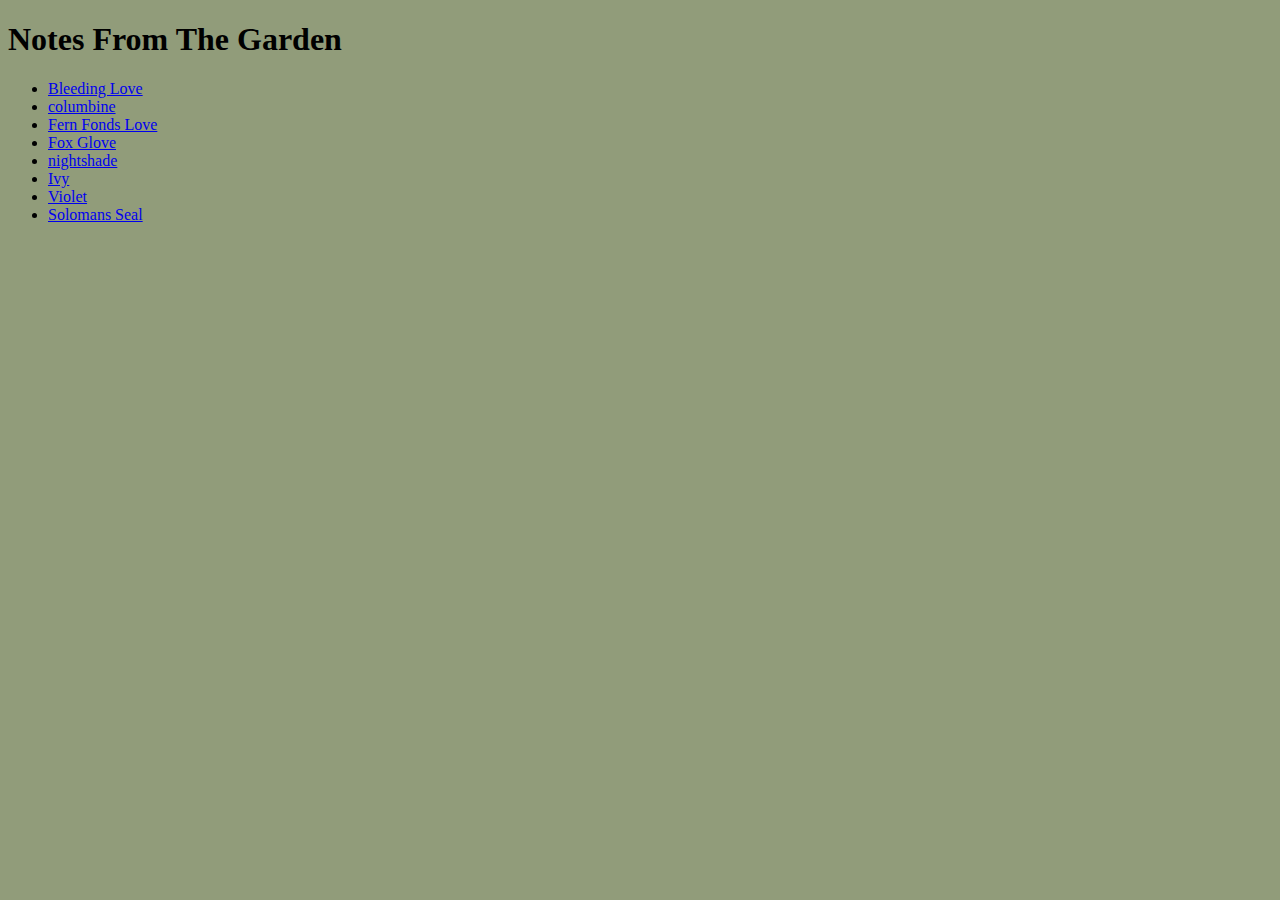
<file: index.html>
<!DOCTYPE html>
<html lang="en">
    <head>
        <meta charset="utf-8">
        <meta name="viewport" content="width=device-width, initial-scale=1.0">
        <title>Notes From The Garden</title>
        <link href="styles.css" rel="stylesheet" type="text/css">
    </head>
    <body>
<h1>Notes From The Garden</h1>
<ul>
    <li><a href="bleedinglove.html">Bleeding Love</a></li>
    <li><a href="columbine.html">columbine</a></li>
    <li><a href="fernfonds.html">Fern Fonds Love</a></li>
    <li><a href="foxglove.html">Fox Glove</a></li>
    <li><a href="nightshade.html">nightshade</a></li>
    <li><a href="ivy.html">Ivy</a></li>
    <li><a href="violet.html">Violet</a></li>
    <li><a href="solomonsseal.html">Solomans Seal</a></li>
</ul>
    </body>
</html>
</file>
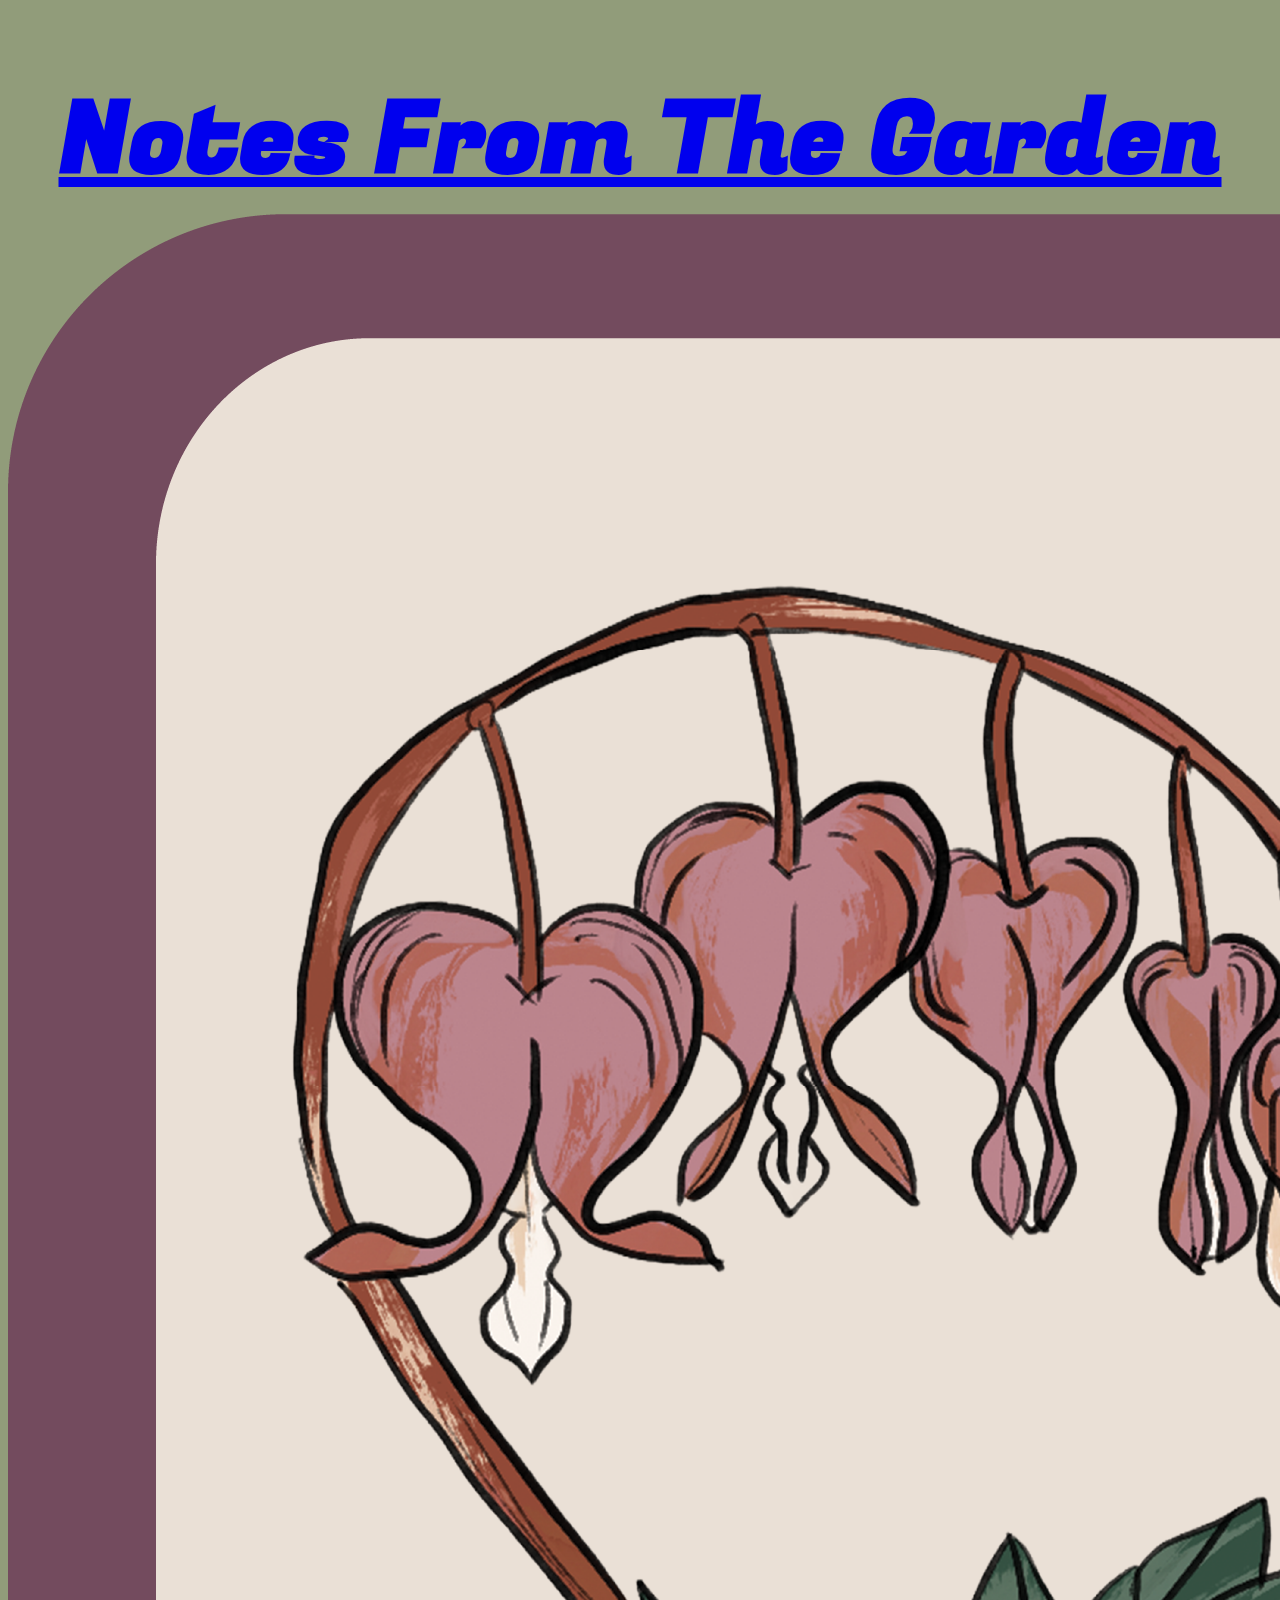
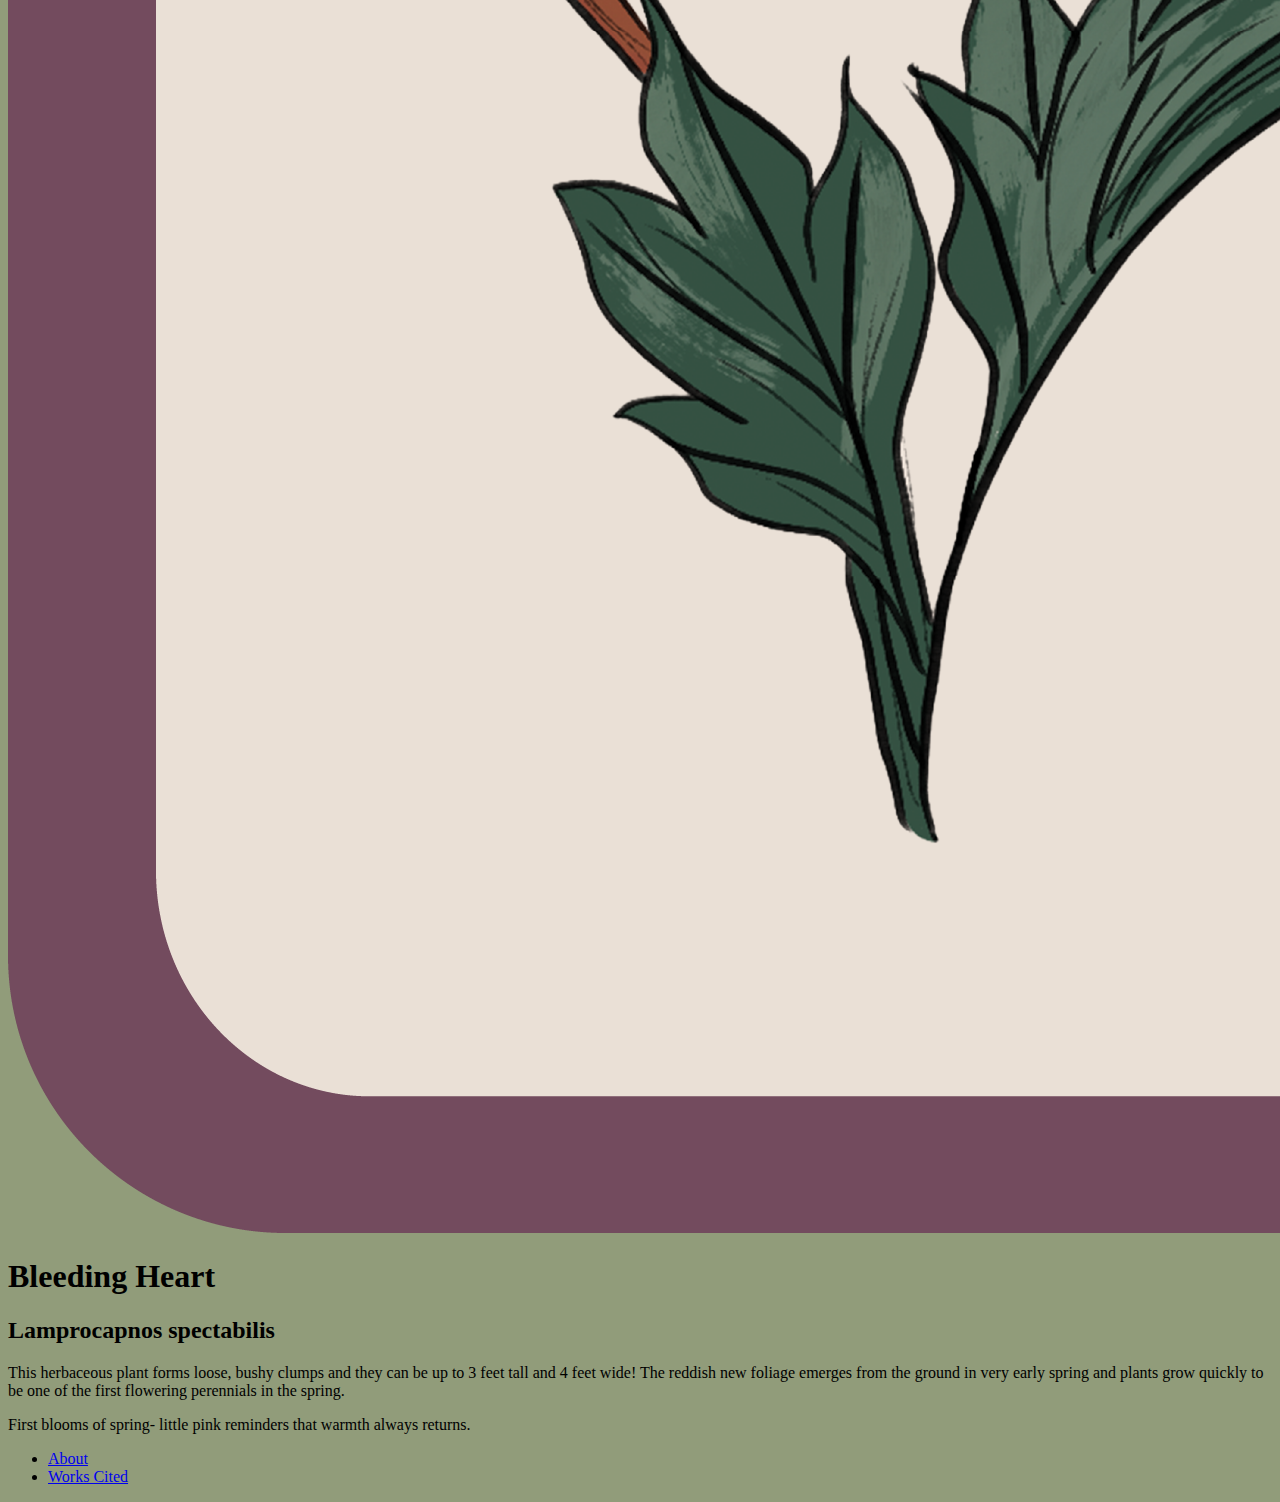
<file: bleedinglove.html>
<!DOCTYPE html>
<html lang="en">
    <head>
        <meta charset="utf-8">
        <meta name="viewport" content="width=device-width, initial-scale=1.0">
        <title>Notes From The Garden</title>
        <link href="styles2.css" rel="stylesheet" type="text/css">
      <link rel="preconnect" href="https://fonts.googleapis.com">
<link rel="preconnect" href="https://fonts.gstatic.com" crossorigin>
<link href="https://fonts.googleapis.com/css2?family=Fugaz+One&family=Norican&family=Stalinist+One&display=swap" rel="stylesheet">

<body>
    <h1 class="title">
    <a href="index.html">Notes From The Garden</a>
    </h1>

    <div class="card">
    <img src="bleeding-lovecard.png" class="flower-card">
    

    <div class="card-text">
    <h1 class="flower-title">Bleeding Heart</h1>

    <h2 class="flower-name">Lamprocapnos spectabilis</h2>
    <p class="flower-notes">This herbaceous plant forms loose, bushy clumps and they can be up to 3 feet tall and 4 feet wide! The reddish new foliage emerges from the ground in very early spring and plants grow quickly to be one of the first flowering perennials in the spring.</p>
    
        <p class="flower-notes">First blooms of spring- little pink reminders that warmth always returns.</p>
    </div>
    </div>
  

    <footer class="site-footer">
    <ul class="nav">
        <li><a href="about.html" class="about">About</a></li>
          <li><a href="works.cited.html" class="works-cited">Works Cited</a></li>
    </ul>
</footer>
    </body>
    </html>
</file>
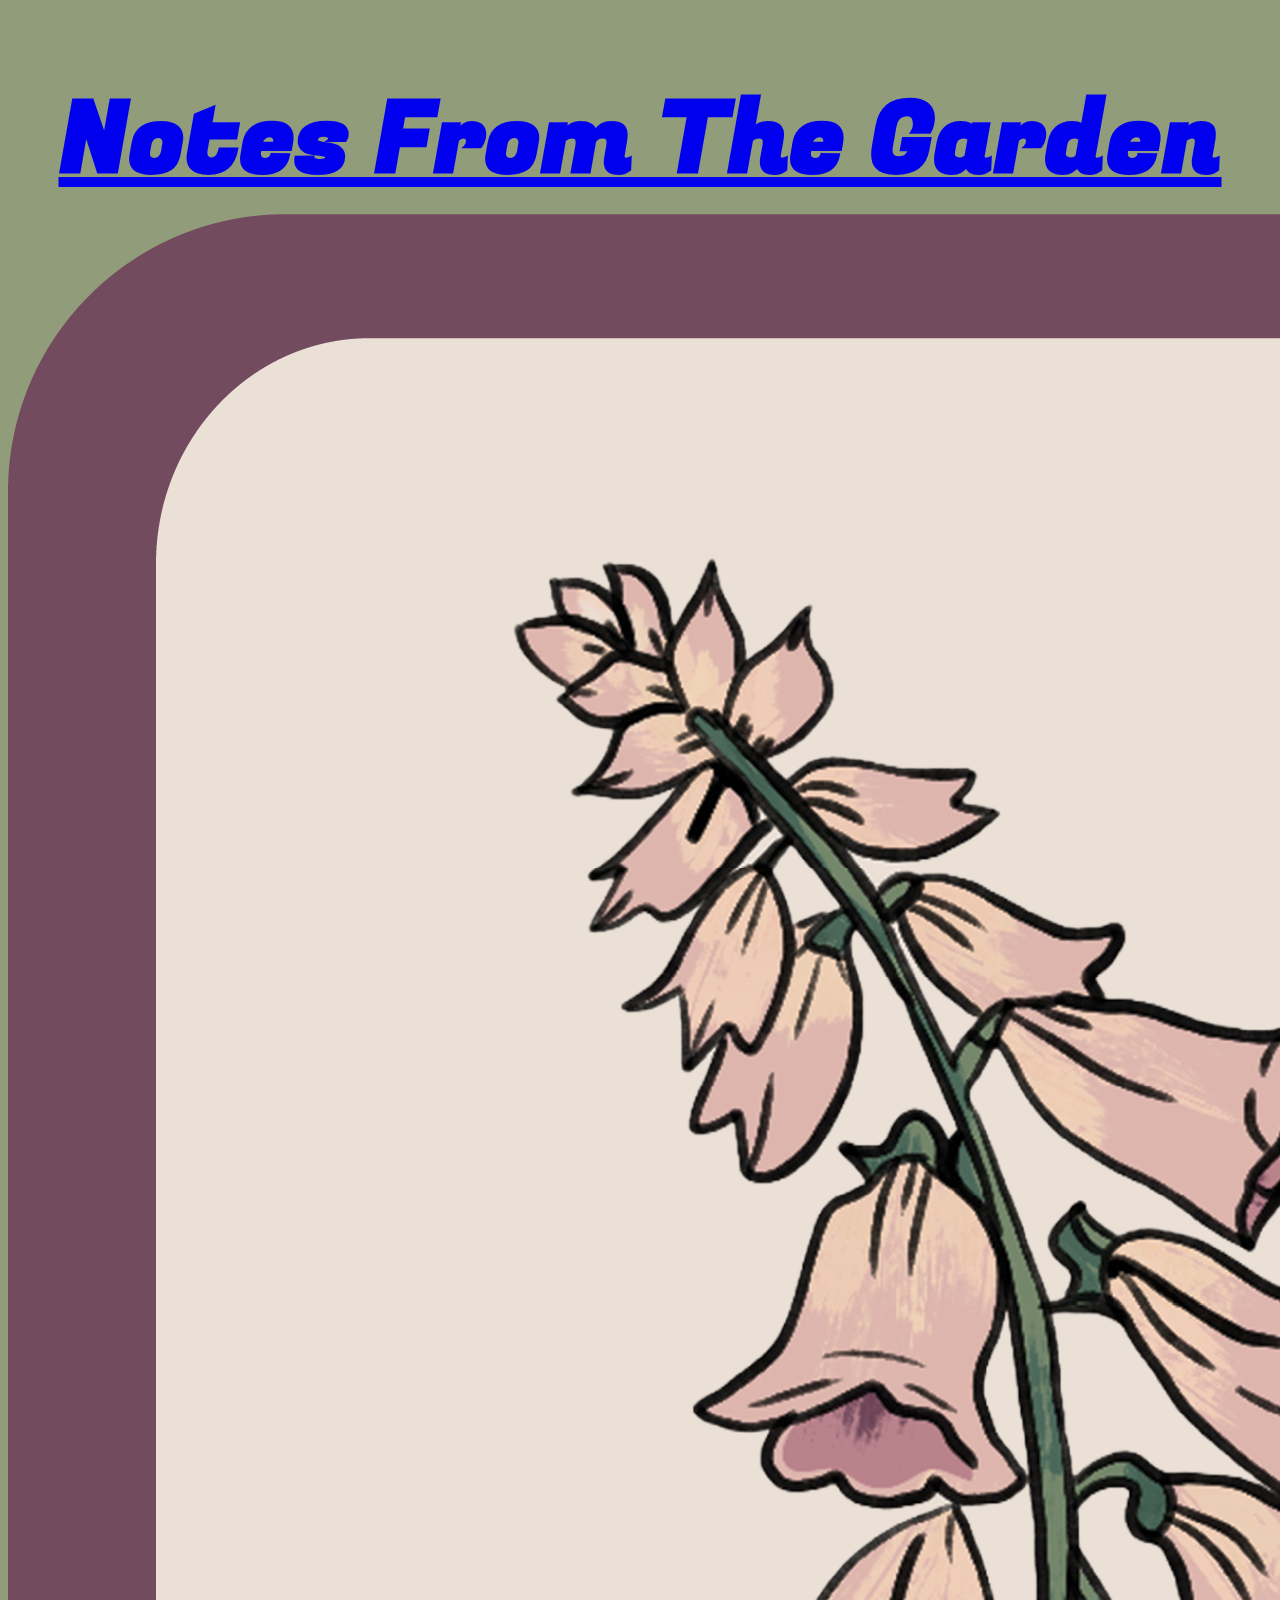
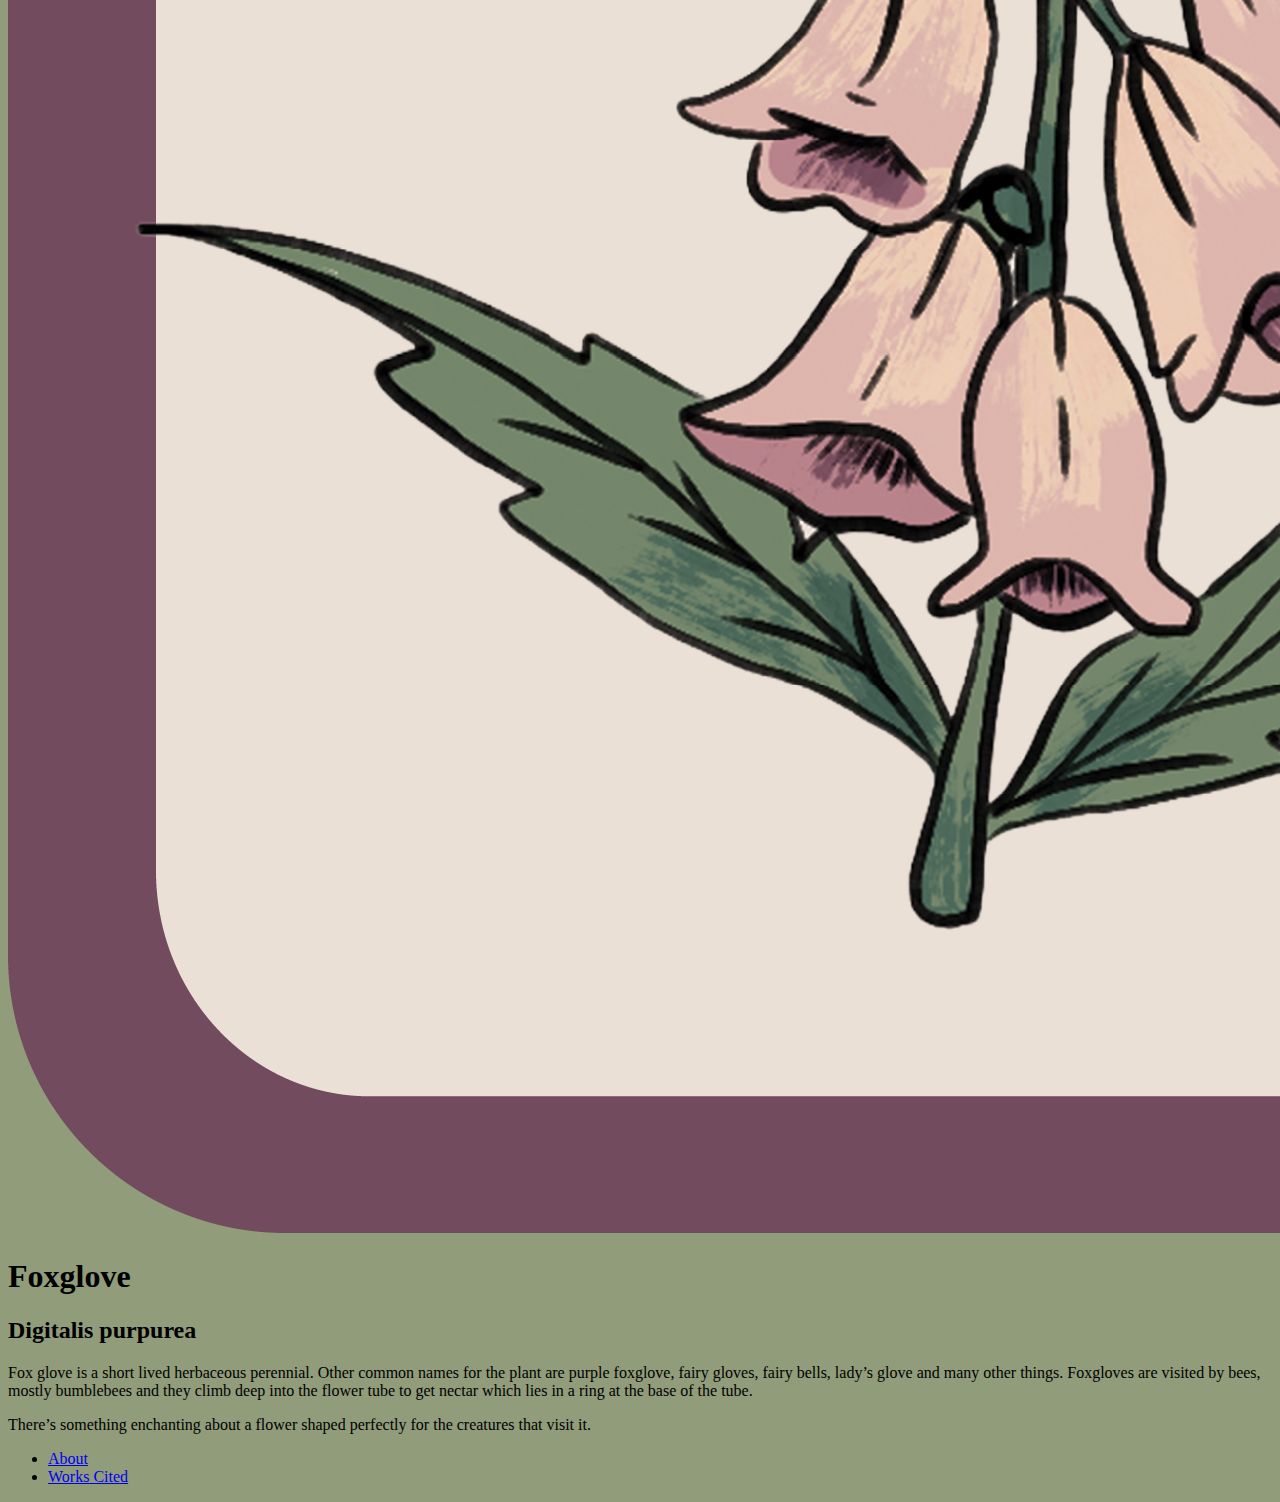
<file: foxglove.html>
<!DOCTYPE html>
<html lang="en">
    <head>
        <meta charset="utf-8">
        <meta name="viewport" content="width=device-width, initial-scale=1.0">
        <title>Notes From The Garden</title>
        <link href="styles2.css" rel="stylesheet" type="text/css">
      <link rel="preconnect" href="https://fonts.googleapis.com">
<link rel="preconnect" href="https://fonts.gstatic.com" crossorigin>
<link href="https://fonts.googleapis.com/css2?family=Fugaz+One&family=Norican&family=Stalinist+One&display=swap" rel="stylesheet">
    </head>
<body>

    <h1 class="title">
    <a href="index.html">Notes From The Garden</a>
    </h1>


    <div class="card">
    <img src="foxglovecard.png" class="flower-card">
 
    <div class="card-text">
    <h1 class="flower-title">Foxglove</h1>

    <h2 class="flower-name">Digitalis purpurea</h2>
    <p class="flower-notes">Fox glove is a short lived herbaceous perennial. Other common names for the plant are purple foxglove, fairy gloves, fairy bells, lady’s glove and many other things. Foxgloves are visited by bees, mostly bumblebees and they climb deep into the flower tube to get nectar which lies in a ring at the base of the tube.</p>
    
    <p class="flower-notes">There’s something enchanting about a flower shaped perfectly for the creatures that visit it.</p>
    </div>
    </div>
    <footer class="site-footer">
    <ul class="nav">
        <li><a href="about.html" class="about">About</a></li>
          <li><a href="works.cited.html" class="works-cited">Works Cited</a></li>
    </ul>
</footer>
    </body>
    </html>
</file>
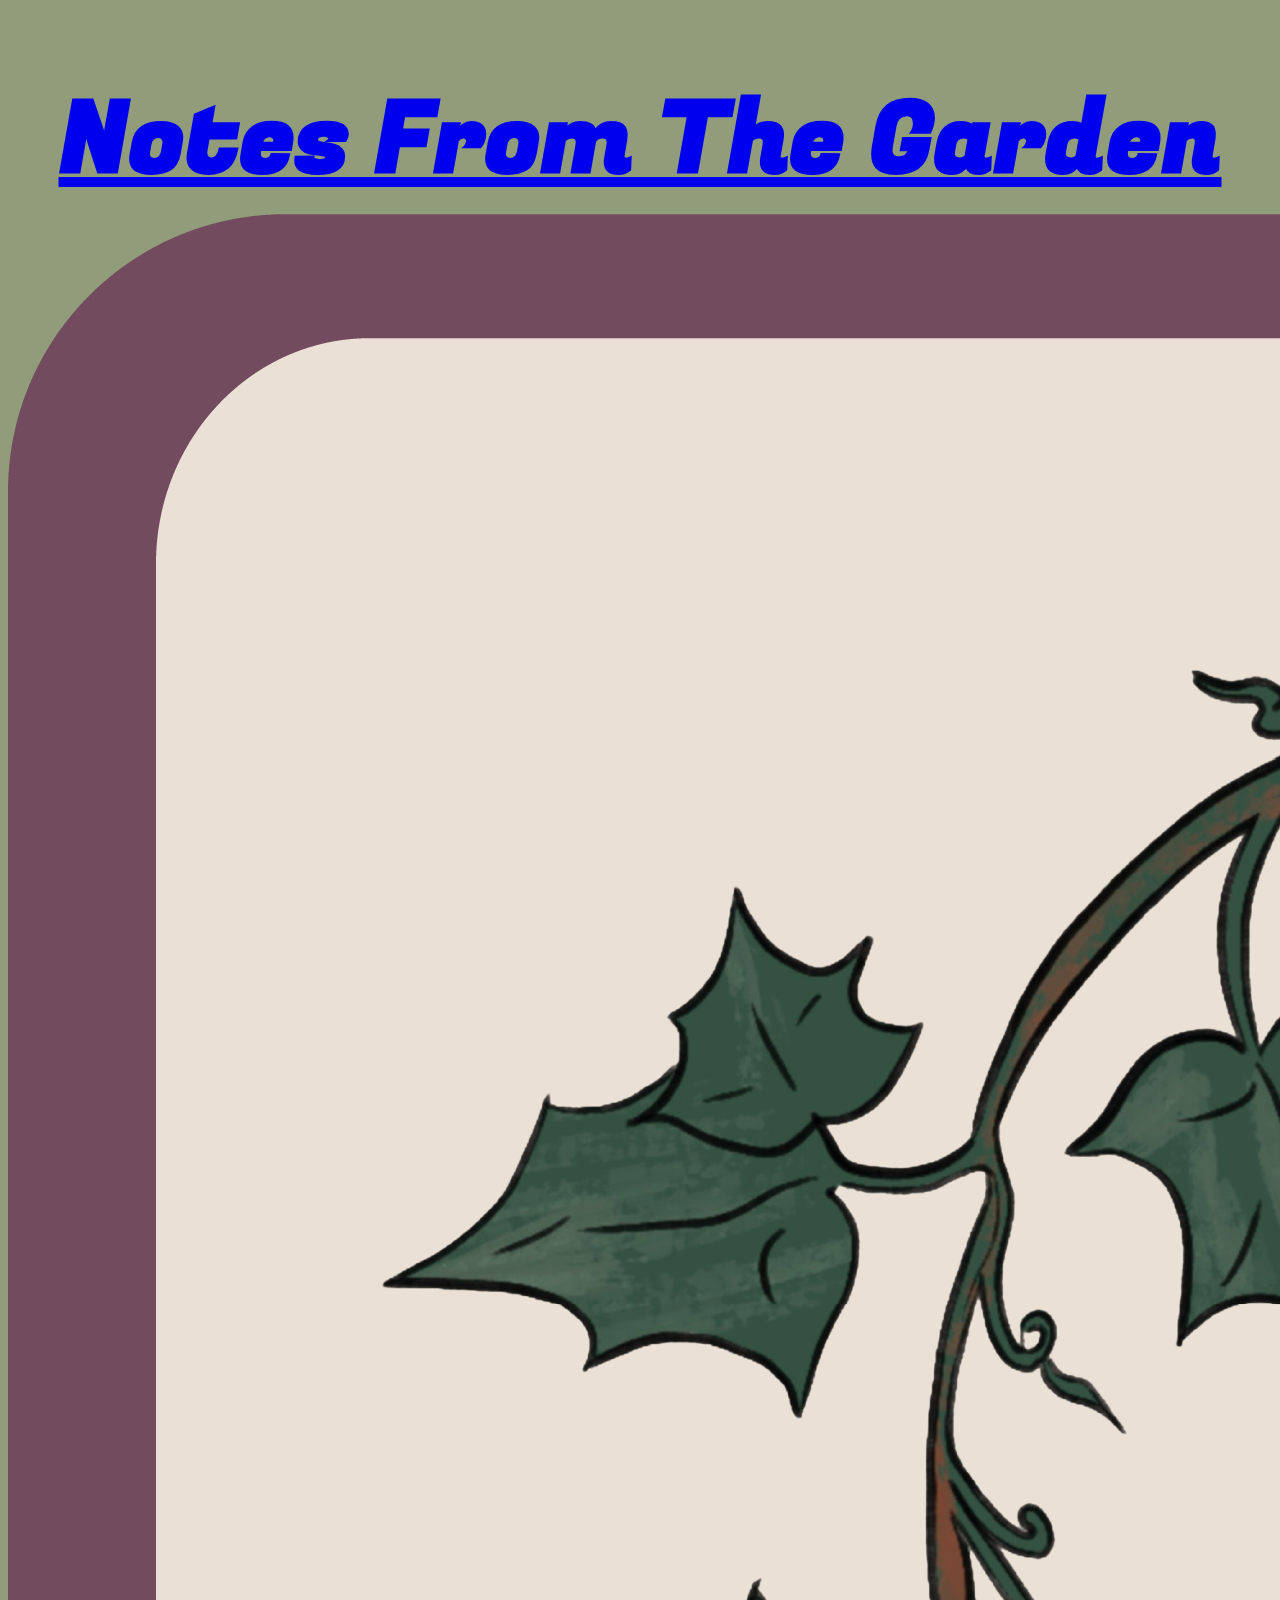
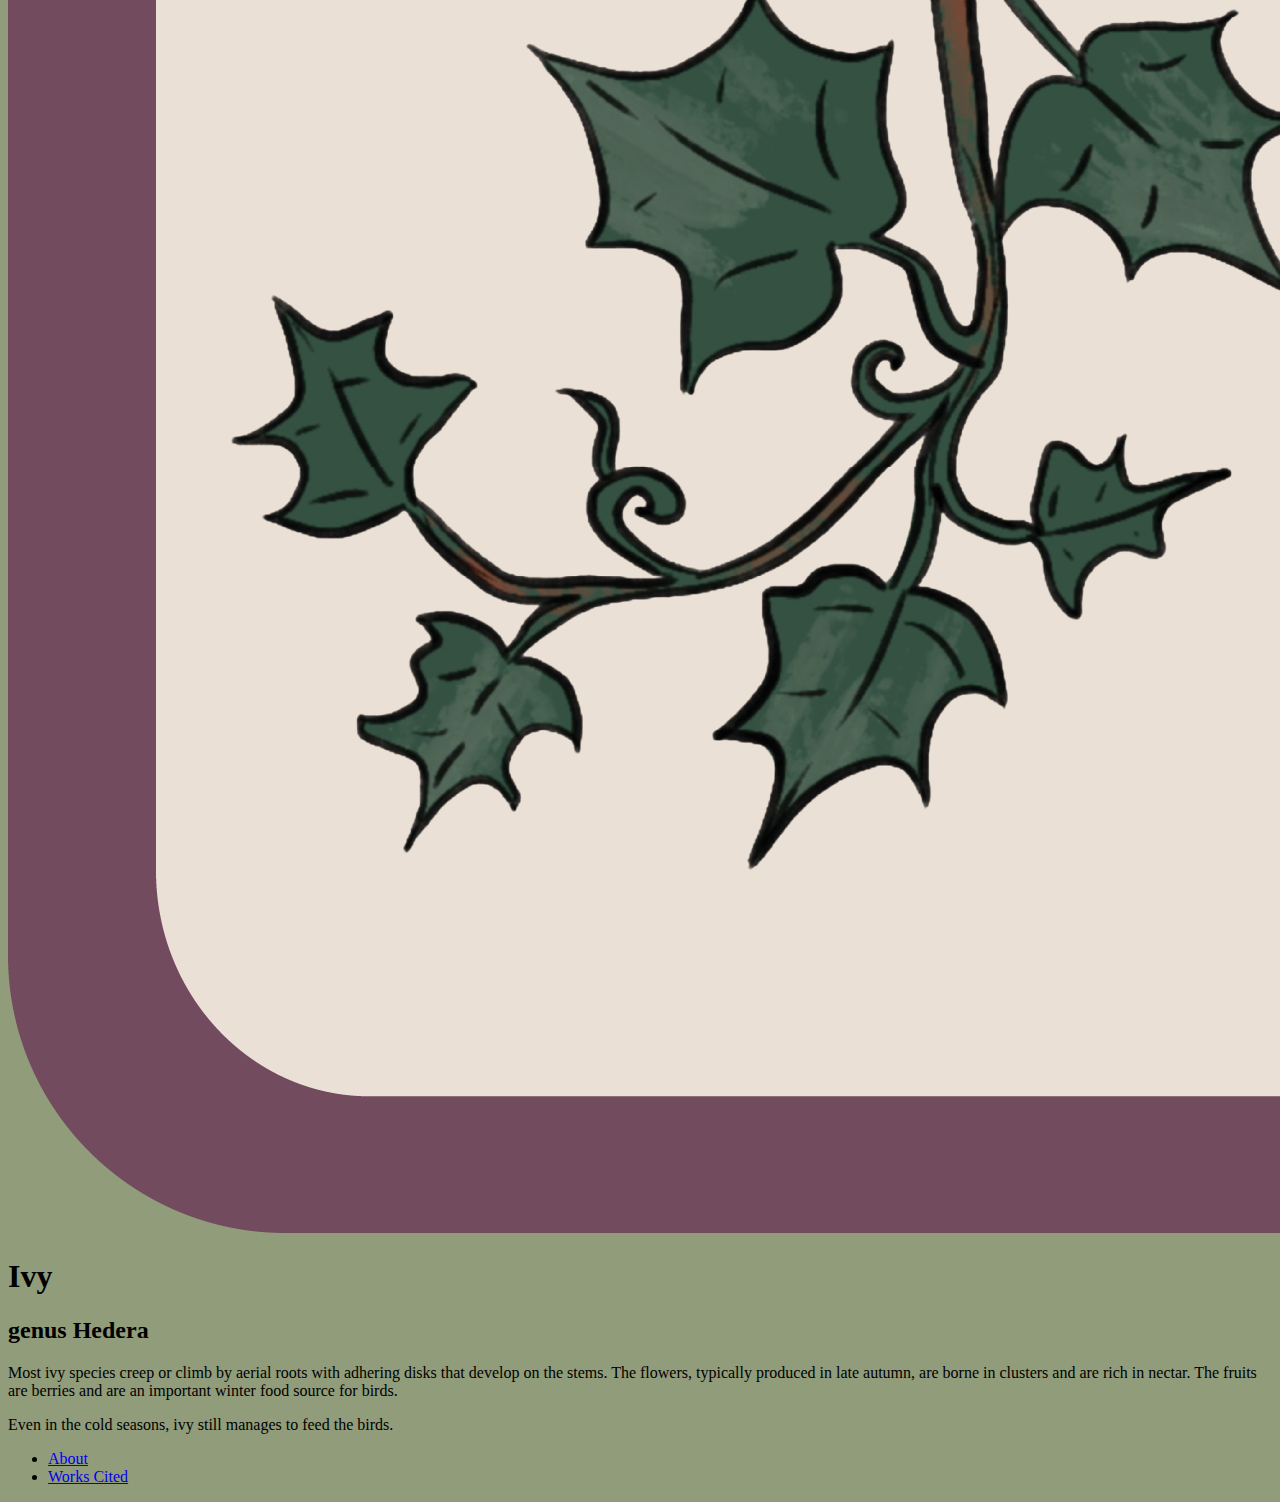
<file: ivy.html>
<!DOCTYPE html>
<html lang="en">
    <head>
        <meta charset="utf-8">
        <meta name="viewport" content="width=device-width, initial-scale=1.0">
        <title>Notes From The Garden</title>
        <link href="styles2.css" rel="stylesheet" type="text/css">
      <link rel="preconnect" href="https://fonts.googleapis.com">
<link rel="preconnect" href="https://fonts.gstatic.com" crossorigin>
<link href="https://fonts.googleapis.com/css2?family=Fugaz+One&family=Norican&family=Stalinist+One&display=swap" rel="stylesheet">
    </head>
<body>
    <h1 class="title">
    <a href="index.html">Notes From The Garden</a>
    </h1>

    <div class="card">
    <img src="ivycard.png" class="flower-card">
    

    <div class="card-text">
    <h1 class="flower-title">Ivy</h1>

    <h2 class="flower-name">genus Hedera</h2>
    <p class="flower-notes">Most ivy species creep or climb by aerial roots with adhering disks that develop on the stems. The flowers, typically produced in late autumn, are borne in clusters and are rich in nectar. The fruits are berries and are an important winter food source for birds.</p>
    
        <p class="flower-notes">Even in the cold seasons, ivy still manages to feed the birds.
</p>
    </div>
    </div>

    <footer class="site-footer">
    <ul class="nav">
        <li><a href="about.html" class="about">About</a></li>
          <li><a href="works.cited.html" class="works-cited">Works Cited</a></li>
    </ul>
</footer>
    </body>
    </html>
</file>
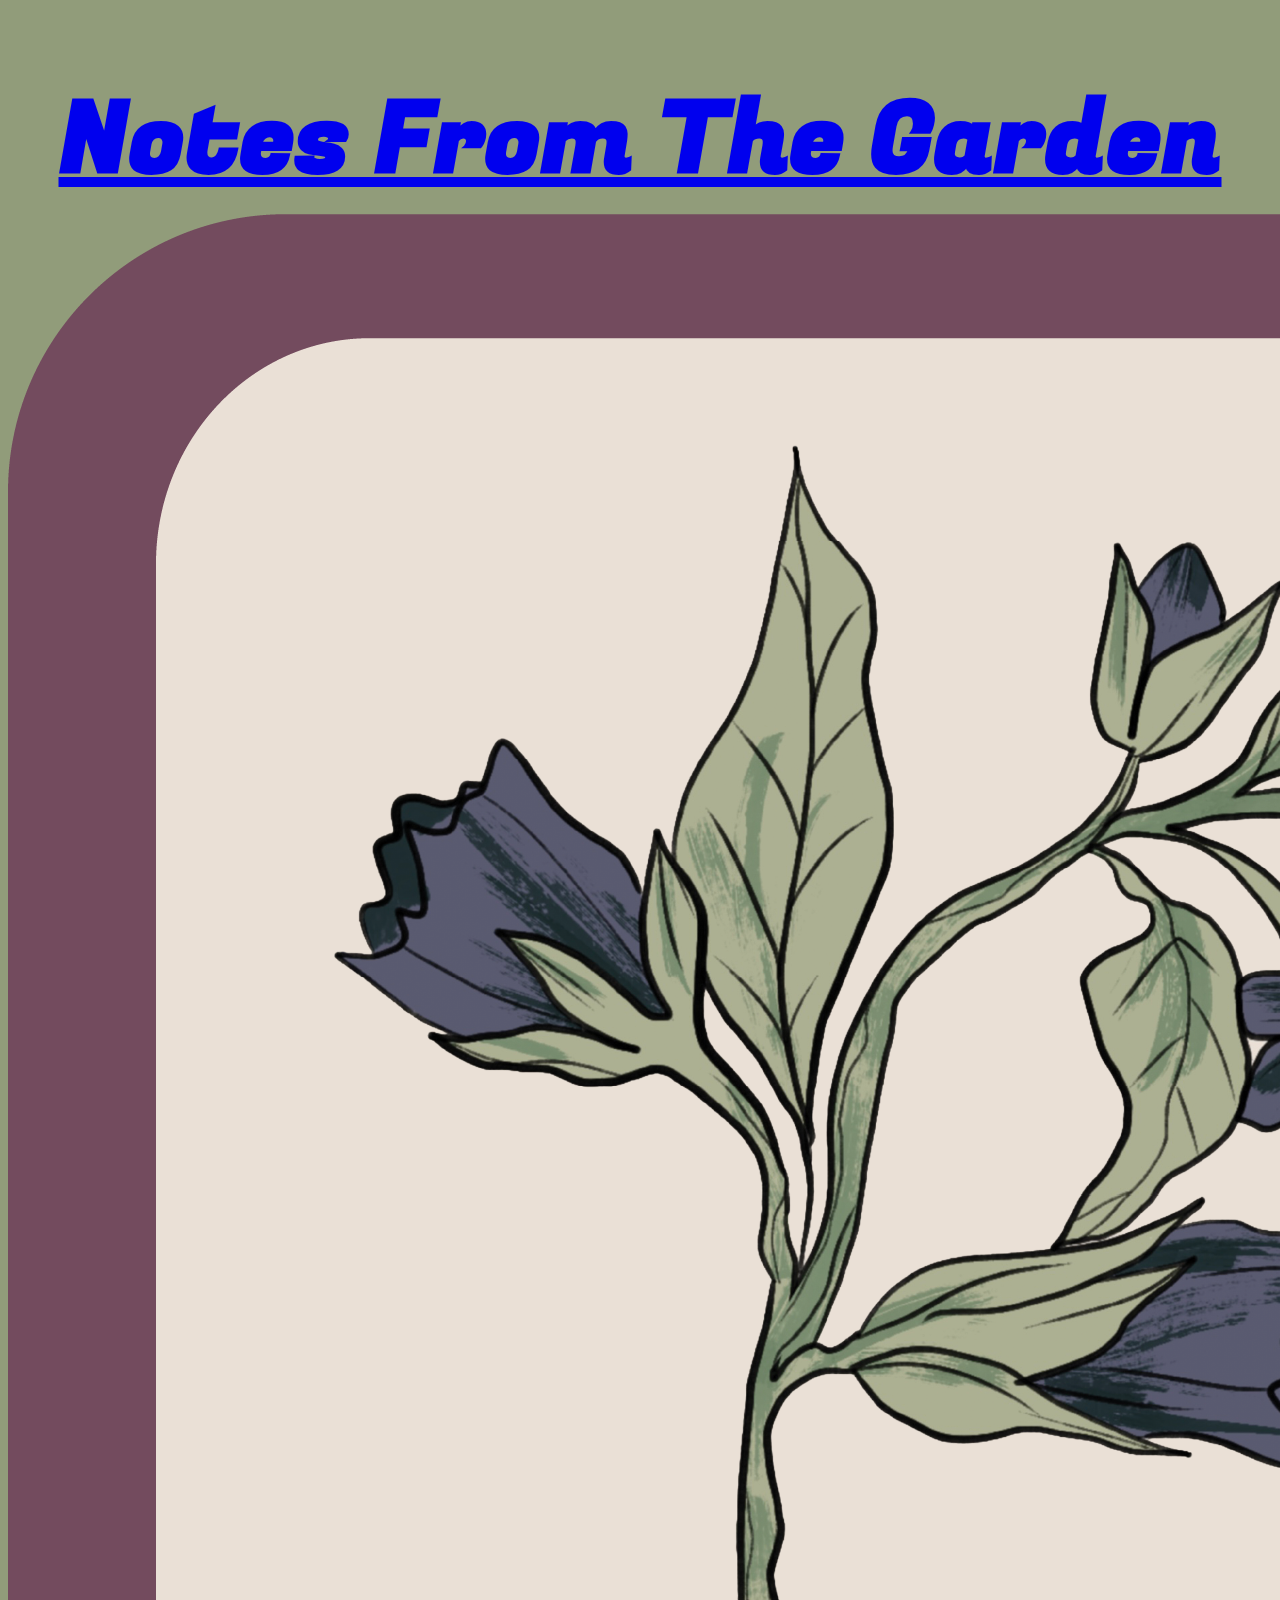
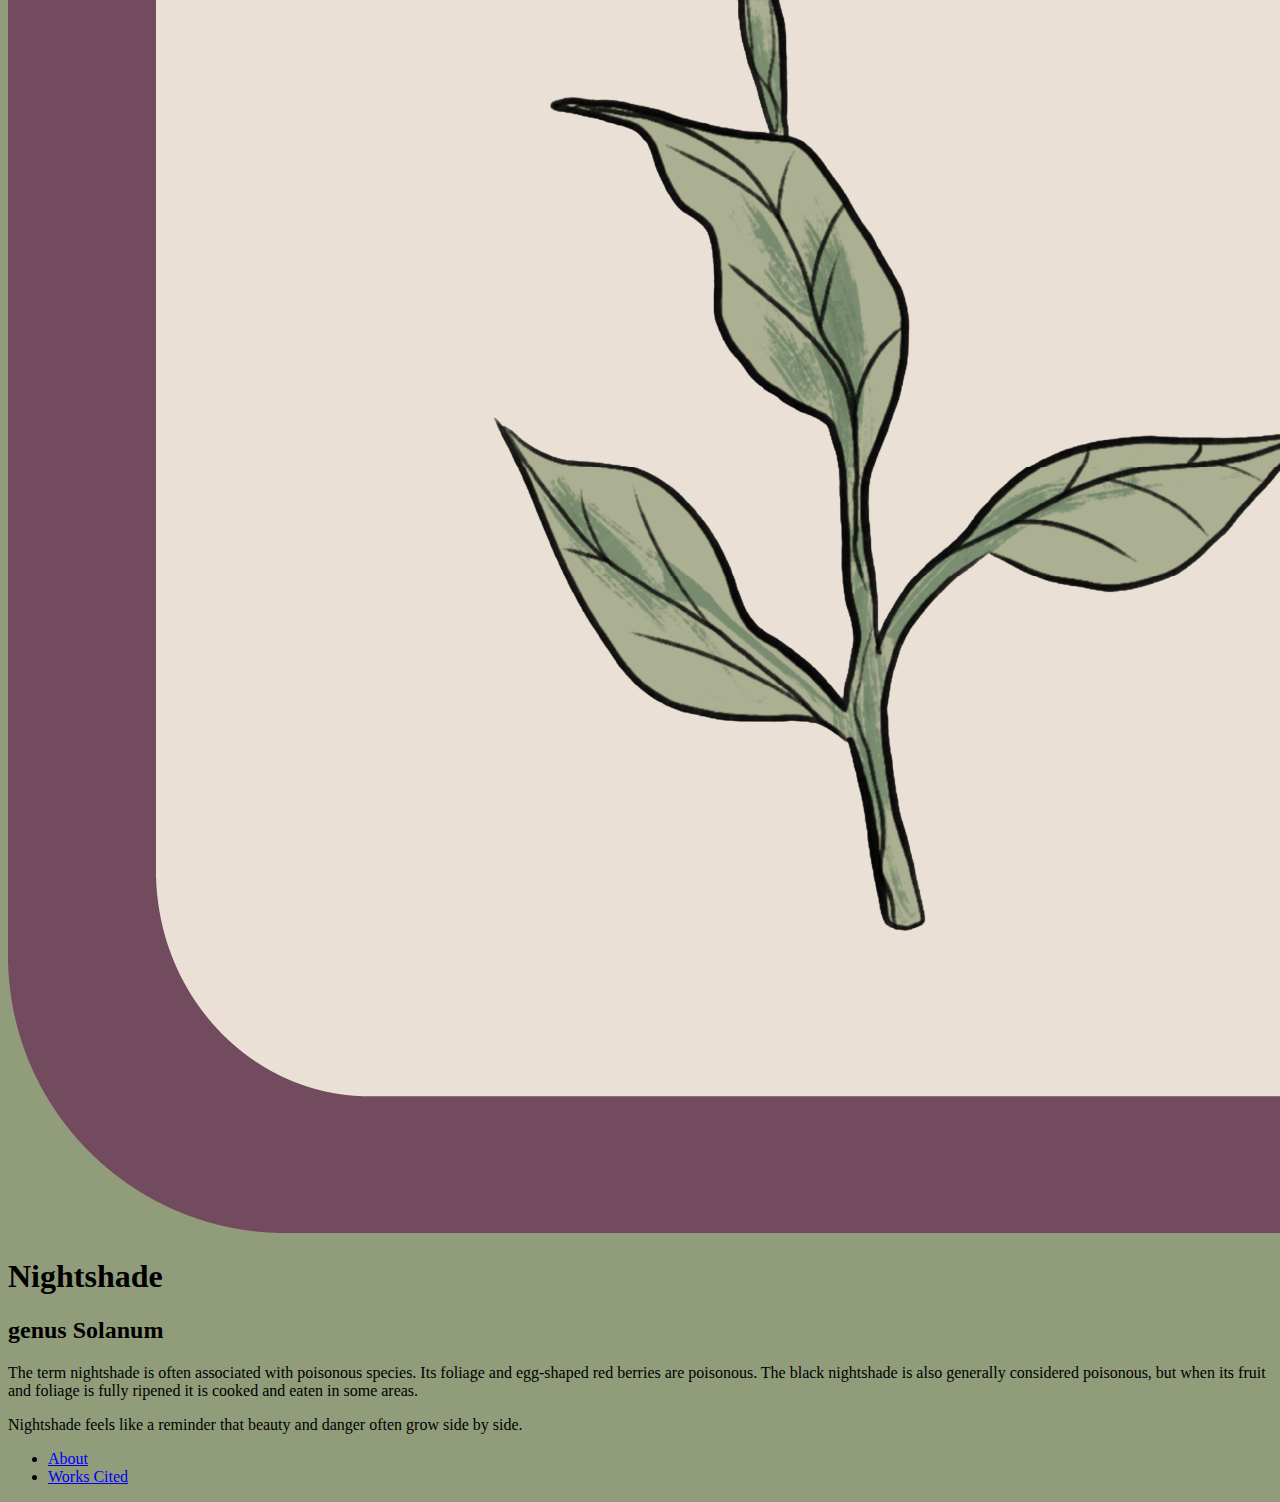
<file: nightshade.html>
<!DOCTYPE html>
<html lang="en">
    <head>
        <meta charset="utf-8">
        <meta name="viewport" content="width=device-width, initial-scale=1.0">
        <title>Notes From The Garden</title>
        <link href="styles2.css" rel="stylesheet" type="text/css">
      <link rel="preconnect" href="https://fonts.googleapis.com">
<link rel="preconnect" href="https://fonts.gstatic.com" crossorigin>
<link href="https://fonts.googleapis.com/css2?family=Fugaz+One&family=Norican&family=Stalinist+One&display=swap" rel="stylesheet">
    </head>
<body>
    <h1 class="title">
    <a href="index.html">Notes From The Garden</a>
    </h1>

    <div class="card">
    <img src="nightshadecard.png" class="flower-card">
 
    <div class="card-text">
    <h1 class="flower-title">Nightshade</h1>

    <h2 class="flower-name">genus Solanum</h2>
    <p class="flower-notes">The term nightshade is often associated with poisonous species. Its foliage and egg-shaped red berries are poisonous. The black nightshade is also generally considered poisonous, but when its fruit and foliage is fully ripened it is cooked and eaten in some areas.</p>
    
        <p class="flower-notes">Nightshade feels like a reminder that beauty and danger often grow side by side.</p>
    </div>
    </div>
    <footer class="site-footer">
    <ul class="nav">
        <li><a href="about.html" class="about">About</a></li>
          <li><a href="works.cited.html" class="works-cited">Works Cited</a></li>
    </ul>
</footer>
    </body>
    </html>
</file>
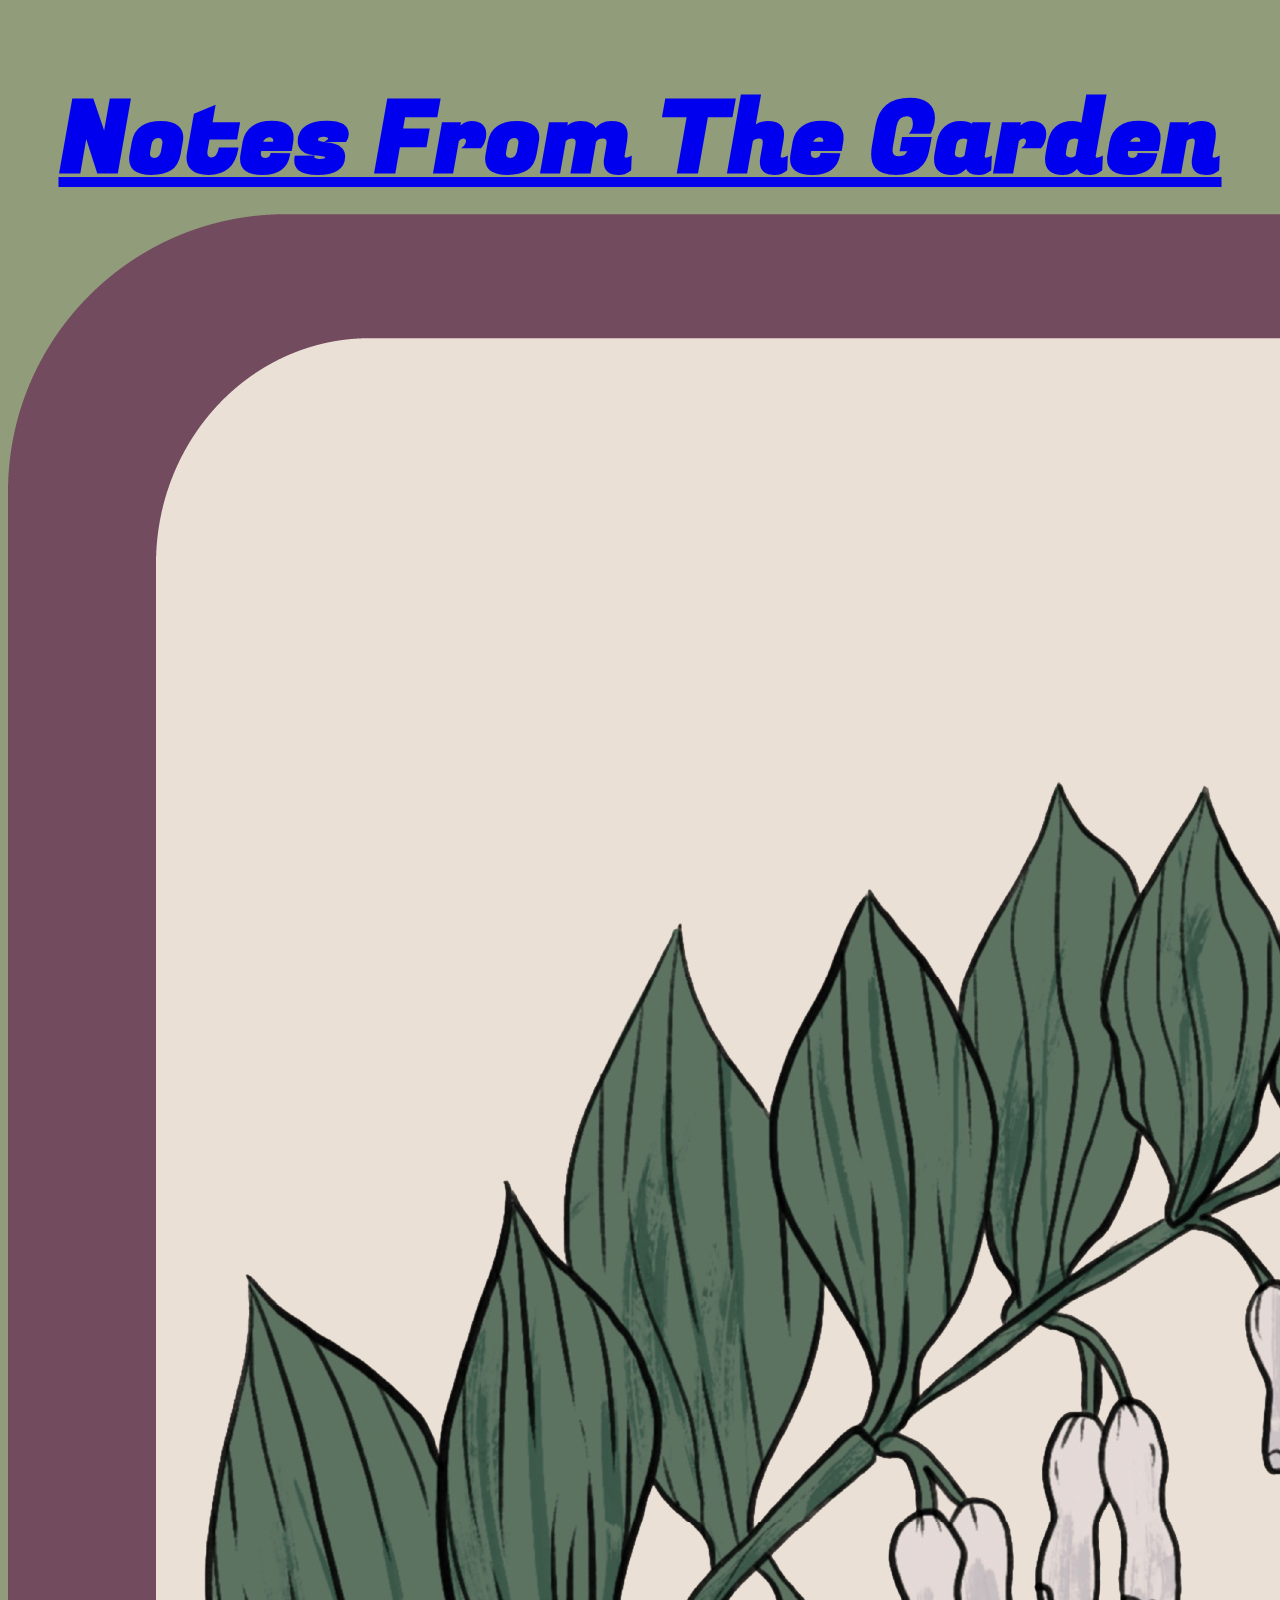
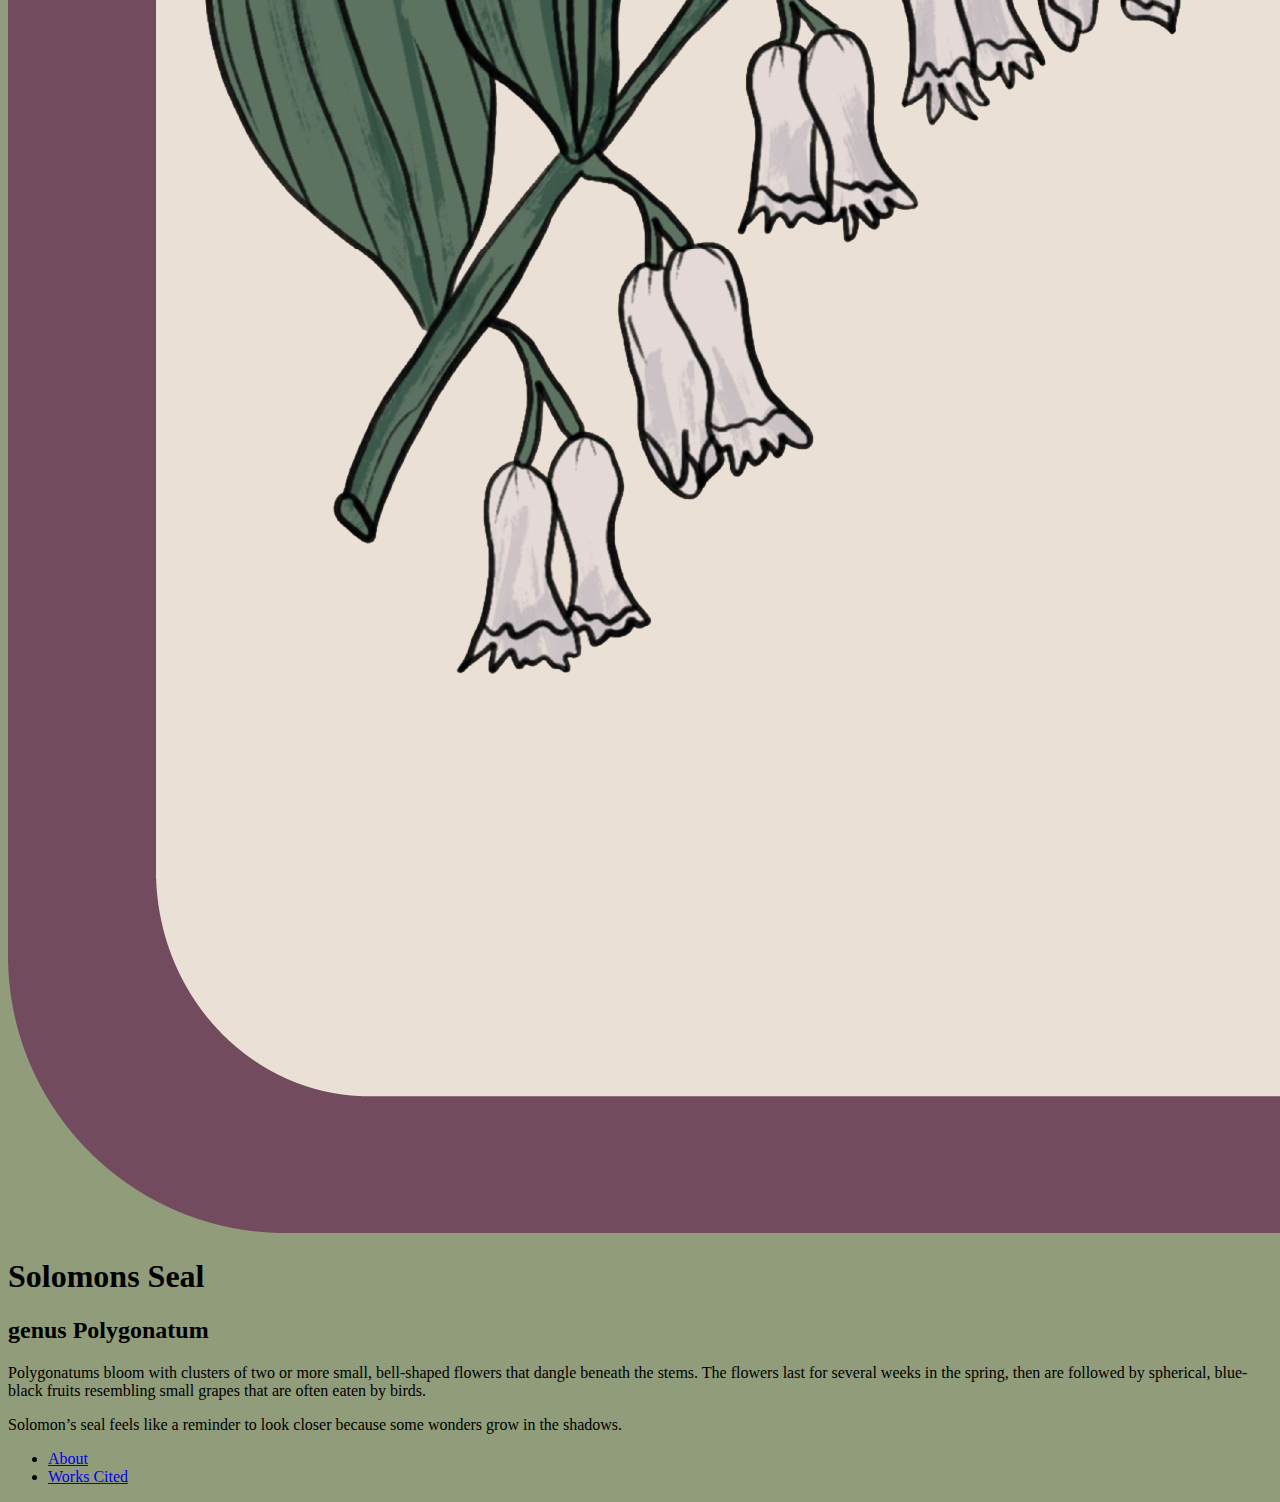
<file: solomonsseal.html>
<!DOCTYPE html>
<html lang="en">
    <head>
        <meta charset="utf-8">
        <meta name="viewport" content="width=device-width, initial-scale=1.0">
        <title>Notes From The Garden</title>
        <link href="styles2.css" rel="stylesheet" type="text/css">
      <link rel="preconnect" href="https://fonts.googleapis.com">
<link rel="preconnect" href="https://fonts.gstatic.com" crossorigin>
<link href="https://fonts.googleapis.com/css2?family=Fugaz+One&family=Norican&family=Stalinist+One&display=swap" rel="stylesheet">
    </head>
<body>

    <h1 class="title">
    <a href="index.html">Notes From The Garden</a>
    </h1>


    <div class="card">
    <img src="solomons-sealcard.png" class="flower-card">
 
    <div class="card-text">
    <h1 class="flower-title">Solomons Seal</h1>

    <h2 class="flower-name">genus Polygonatum</h2>
    <p class="flower-notes">Polygonatums bloom with clusters of two or more small, bell-shaped flowers that dangle beneath the stems. The flowers last for several weeks in the spring, then are followed by spherical, blue-black fruits resembling small grapes that are often eaten by birds.</p>
    
        <p class="flower-notes">Solomon’s seal feels like a reminder to look closer because some wonders grow in the shadows.</p>
    </div>
    </div>

    <footer class="site-footer">
    <ul class="nav">
        <li><a href="about.html" class="about">About</a></li>
          <li><a href="works.cited.html" class="works-cited">Works Cited</a></li>
    </ul>
</footer>
    </body>
    </html>
</file>
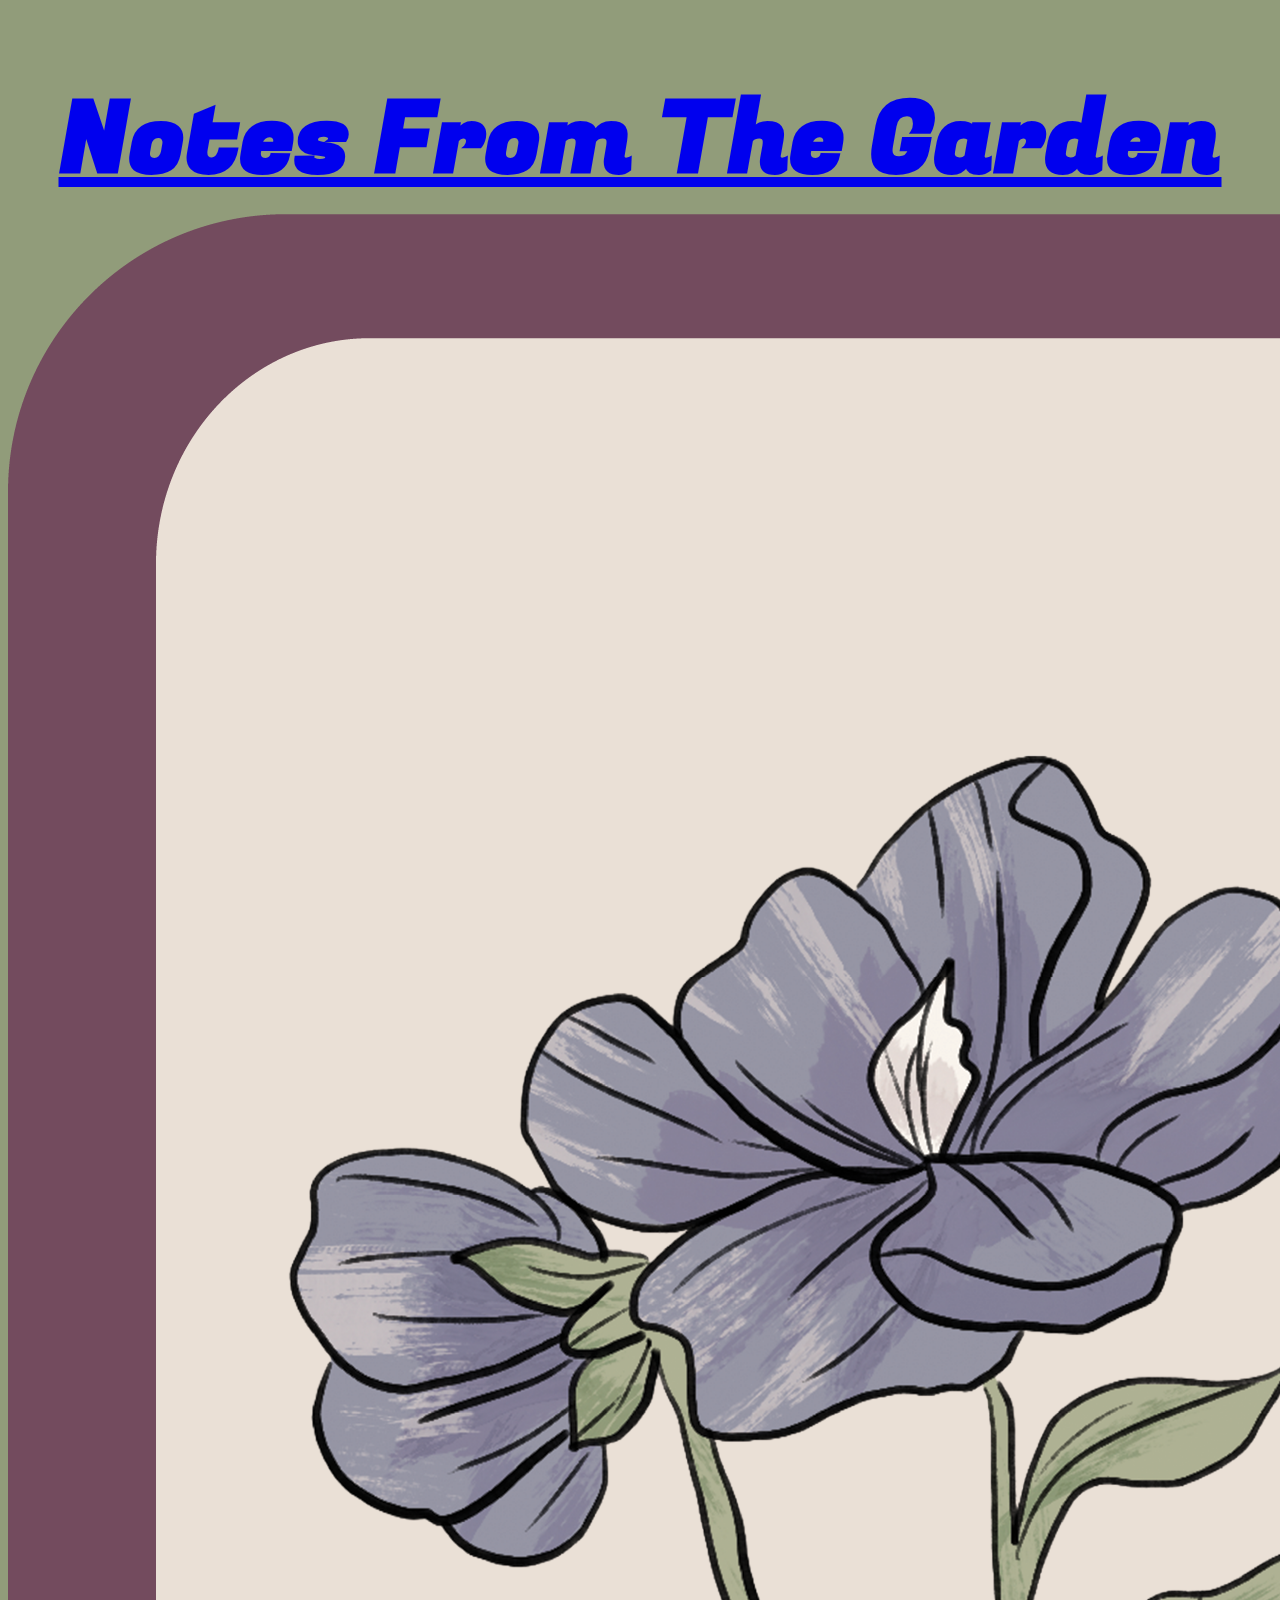
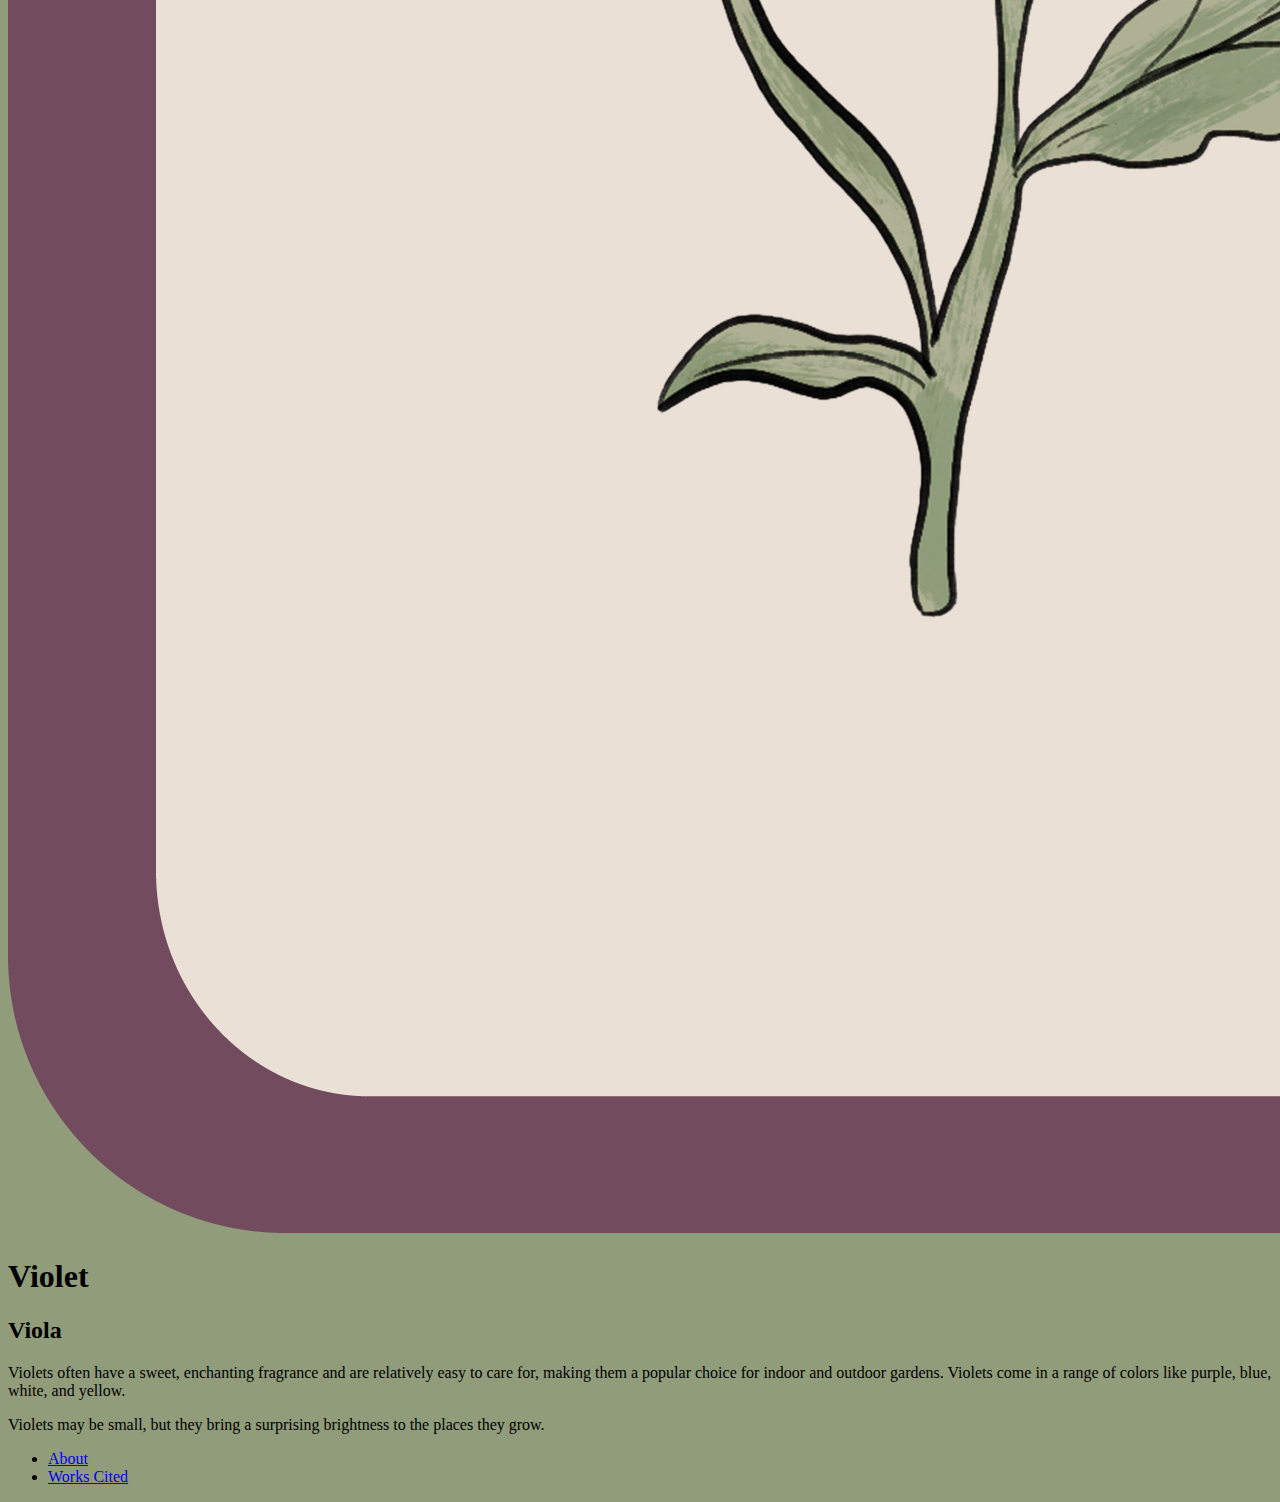
<file: violet.html>
<!DOCTYPE html>
<html lang="en">
    <head>
        <meta charset="utf-8">
        <meta name="viewport" content="width=device-width, initial-scale=1.0">
        <title>Notes From The Garden</title>
        <link href="styles2.css" rel="stylesheet" type="text/css">
      <link rel="preconnect" href="https://fonts.googleapis.com">
<link rel="preconnect" href="https://fonts.gstatic.com" crossorigin>
<link href="https://fonts.googleapis.com/css2?family=Fugaz+One&family=Norican&family=Stalinist+One&display=swap" rel="stylesheet">
    </head>
<body>
    <h1 class="title">
    <a href="index.html">Notes From The Garden</a>
    </h1>
   
    <div class="card">
    <img src="violetcard.png" class="flower-card">
 
    <div class="card-text">
    <h1 class="flower-title">Violet</h1>

    <h2 class="flower-name">Viola</h2>
    <p class="flower-notes">Violets often have a sweet, enchanting fragrance and are relatively easy to care for, making them a popular choice for indoor and outdoor gardens. Violets come in a range of colors like purple, blue, white, and yellow.</p>
    
    <p class="flower-notes">Violets may be small, but they bring a surprising brightness to the places they grow.</p>
    </div>
    </div>
    <footer class="site-footer">
    <ul class="nav">
        <li><a href="about.html" class="about">About</a></li>
          <li><a href="works.cited.html" class="works-cited">Works Cited</a></li>
    </ul>
</footer>
    </body>
    </html>
</file>
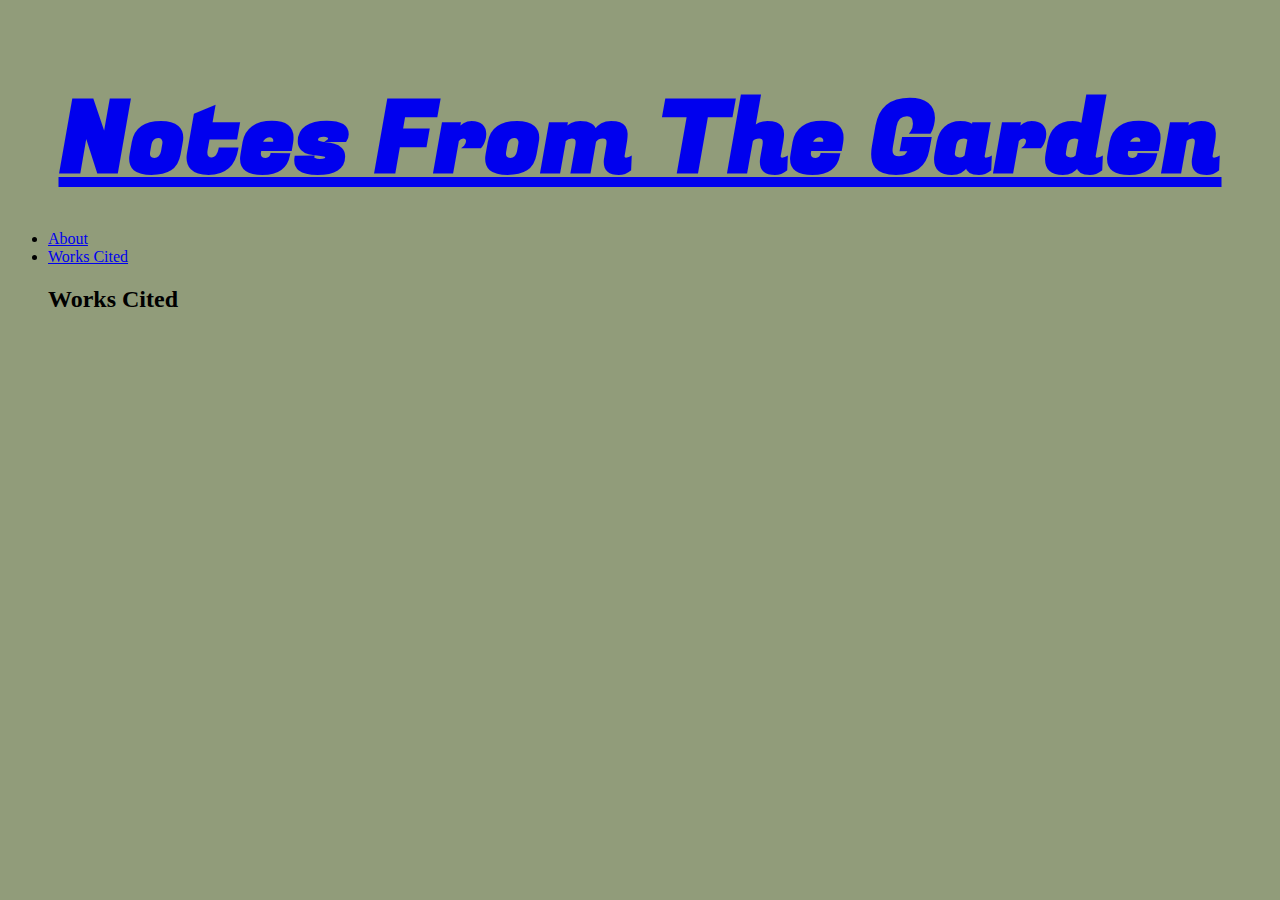
<file: works.cited.html>
<!DOCTYPE html>
<html lang="en">
    <head>
        <meta charset="utf-8">
        <meta name="viewport" content="width=device-width, initial-scale=1.0">
        <title>Notes From The Garden</title>
        <link href="styles2.css" rel="stylesheet" type="text/css">
      <link rel="preconnect" href="https://fonts.googleapis.com">
<link rel="preconnect" href="https://fonts.gstatic.com" crossorigin>
<link href="https://fonts.googleapis.com/css2?family=Fugaz+One&family=Norican&family=Stalinist+One&display=swap" rel="stylesheet">
    </head>
<body>
    <h1 class="title">
    <a href="index.html">Notes From The Garden</a>
    </h1>

    <footer class="site-footer">
    <ul class="nav">
        <li><a href="about.html" class="about">About</a></li>
          <li><a href="works.cited.html" class="works-cited">Works Cited</a></li>
          <h2>Works Cited</h2>
    </ul>
</footer>
    </body>
    </html>
</file>
<file: styles.css>
html{
    background-color: #919c7a;
}


.title{
    text-align: center;
    font-size: 100px;
   font-family: "Fugaz One", sans-serif;
    margin: 0;
}
.title a {
    color: black;
    text-decoration: none;
}

.title:hover{
    text-decoration: underline;
}

.page-container{
    width: 100%;
    display: flex;
    flex-direction: column;
    align-items: center;
}

.notebook-container{
    position: relative;
    width: 1500px;
    margin: 0 auto;
}


.notebook{
    width: 100%;
    display: block;
}

.flower{
    position: absolute;
    width: 250px;
}

.violet {
    top: 350px;
    left: 250px;
    width: 250px;
}

.bleedinglove {
    top: 50px;
    left: 80px;
    width: 300px;
}

.foxglove {
    top: 50px;
    left: 430px;
    width: 300px;
}
</file>
<file: styles2.css>
html{
    background-color: #919c7a;
}


.title{
color: black;    
text-align: center;
  font-size: 100px;
  margin-bottom: 0px;
  font-style: normal;
   font-family: "Fugaz One", sans-serif;
  font-weight: 400px;
  font-style: normal;
  text-decoration: none;
  
} 
a:visited{
    color: black;
}

.title:hover{
    text-decoration: underline;
}
</file>
